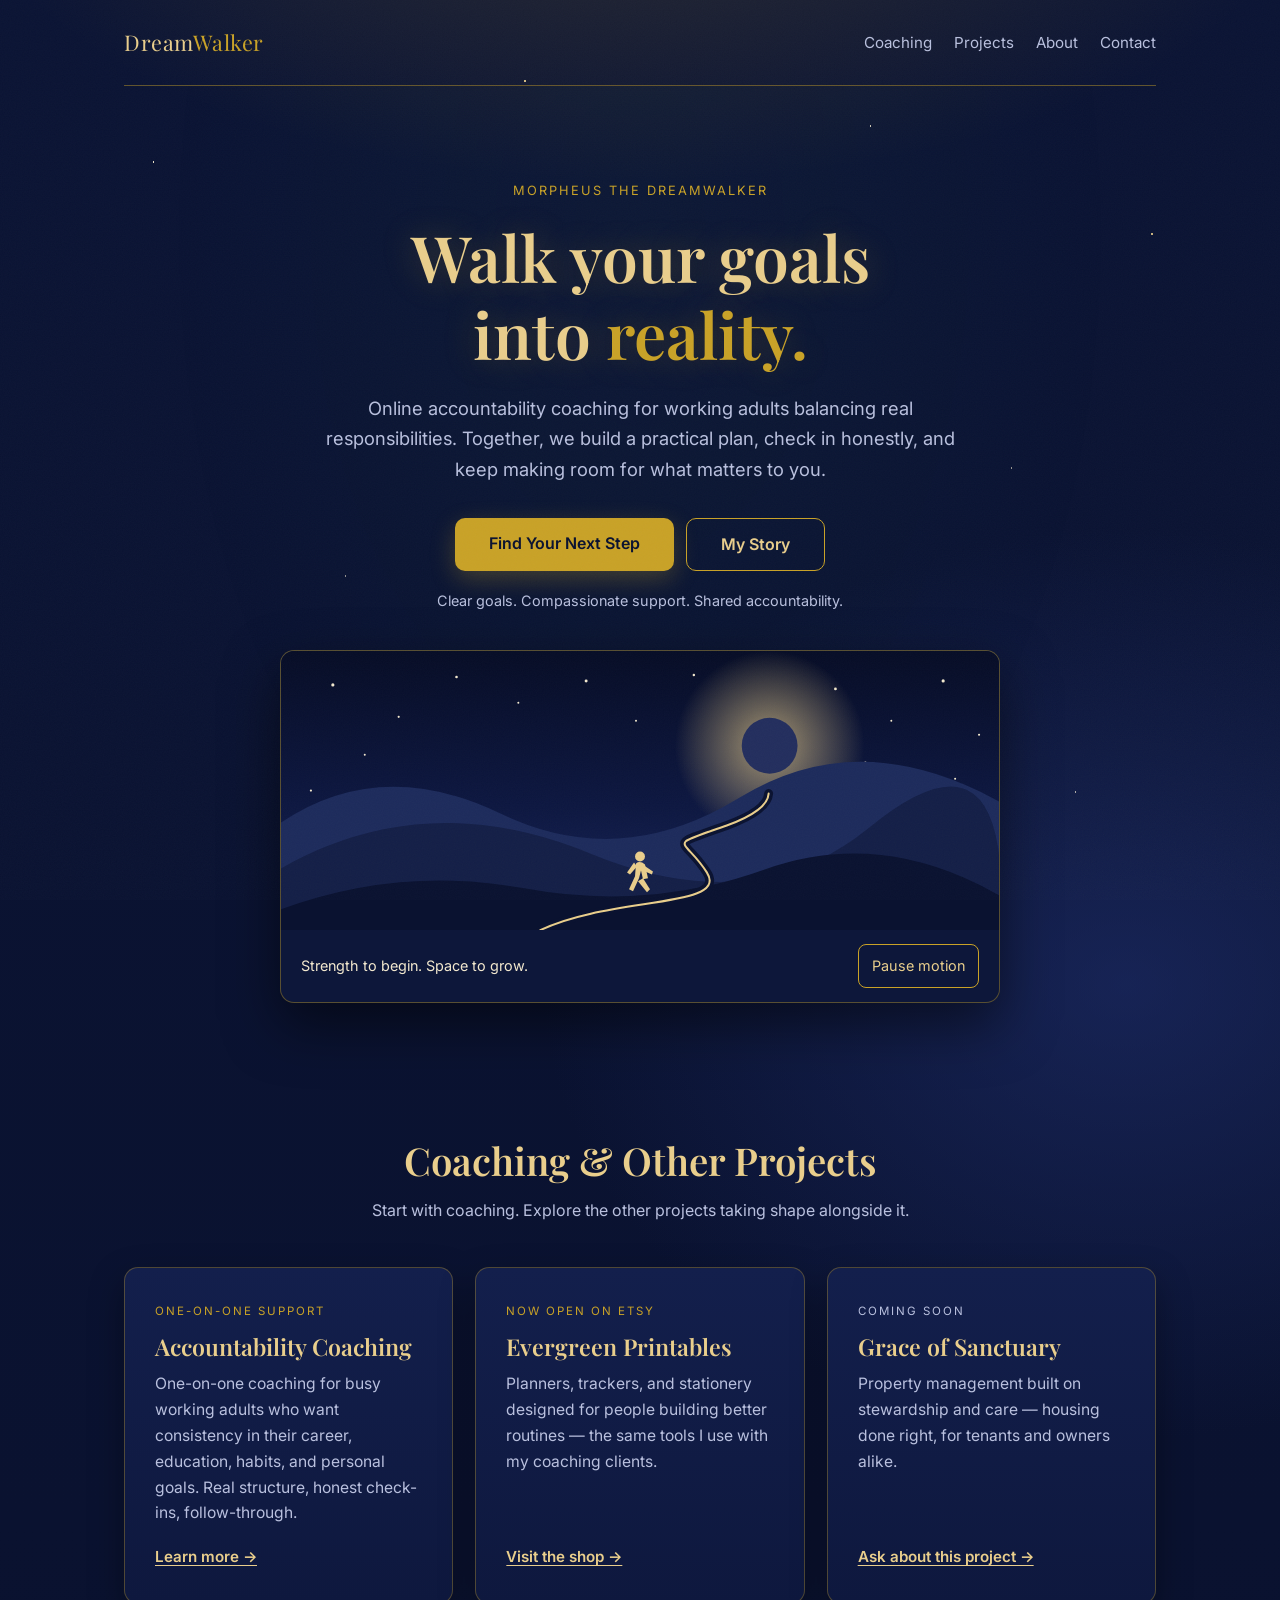
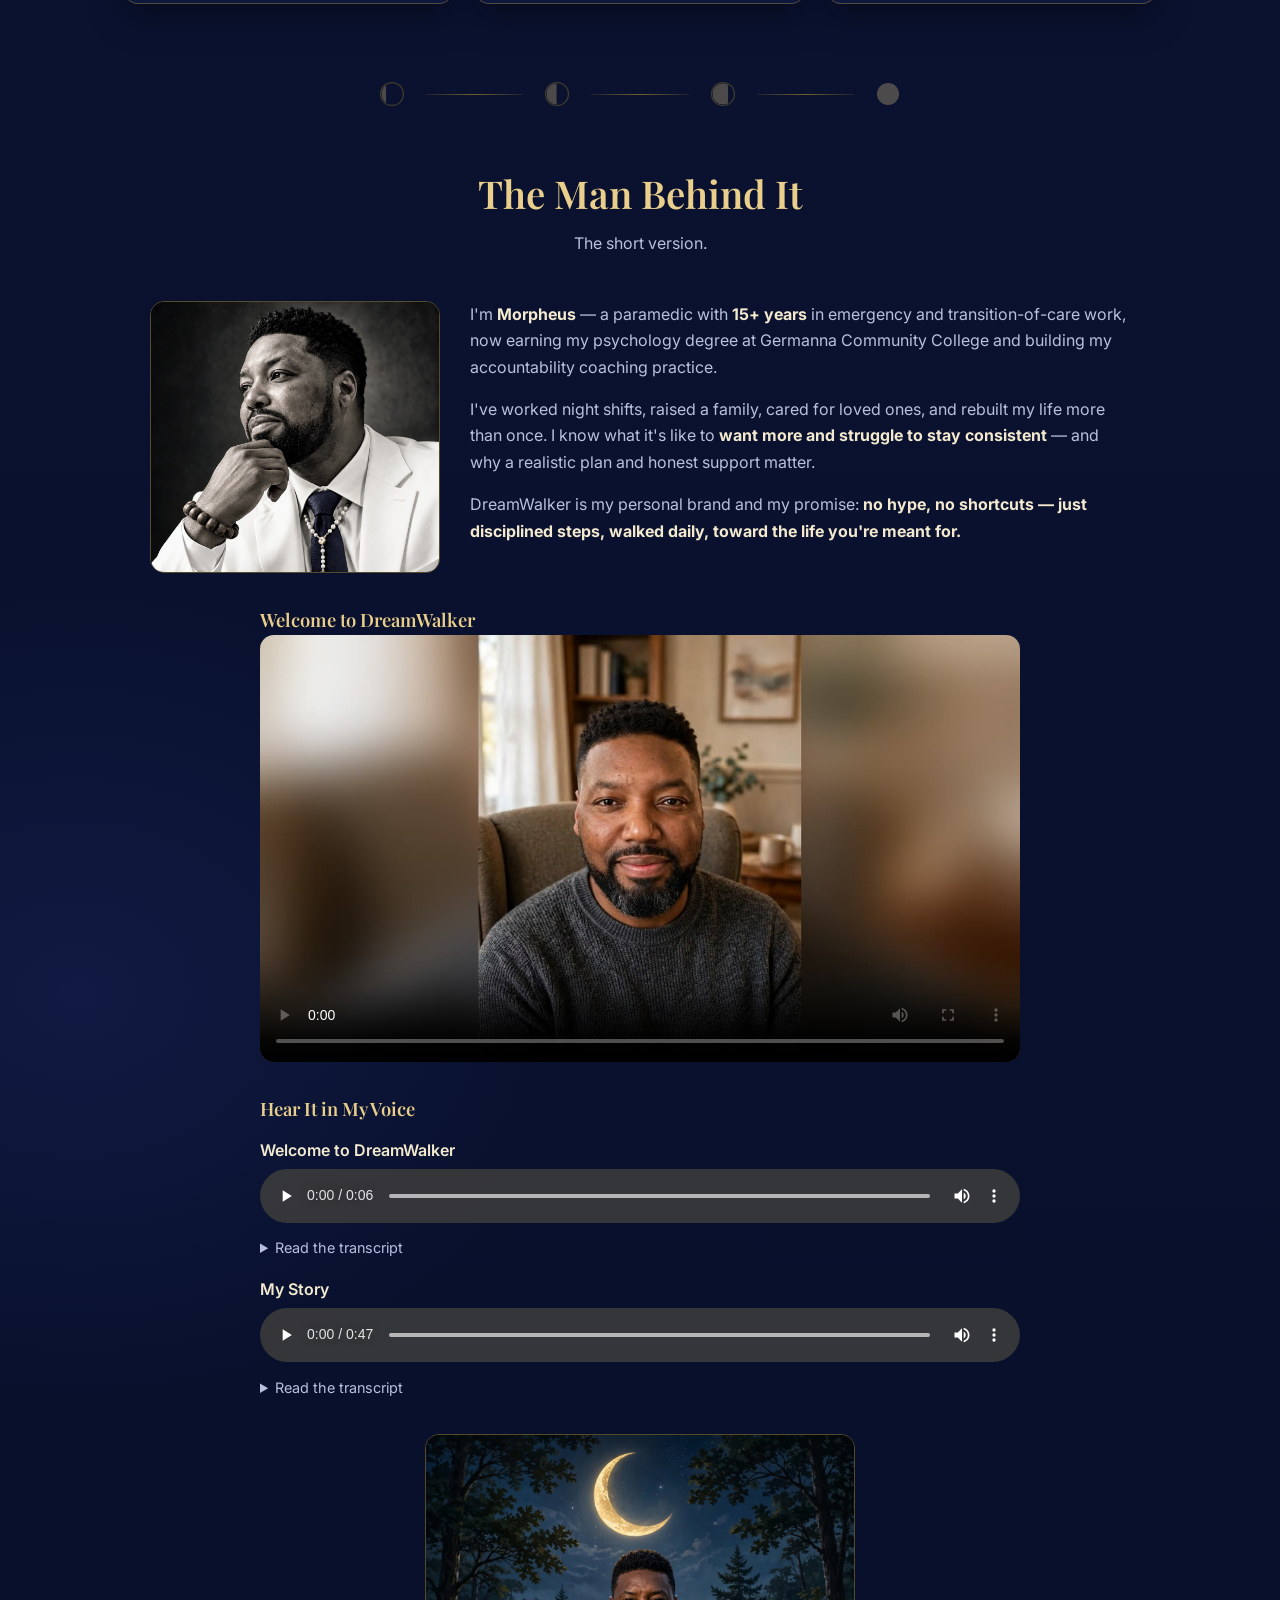
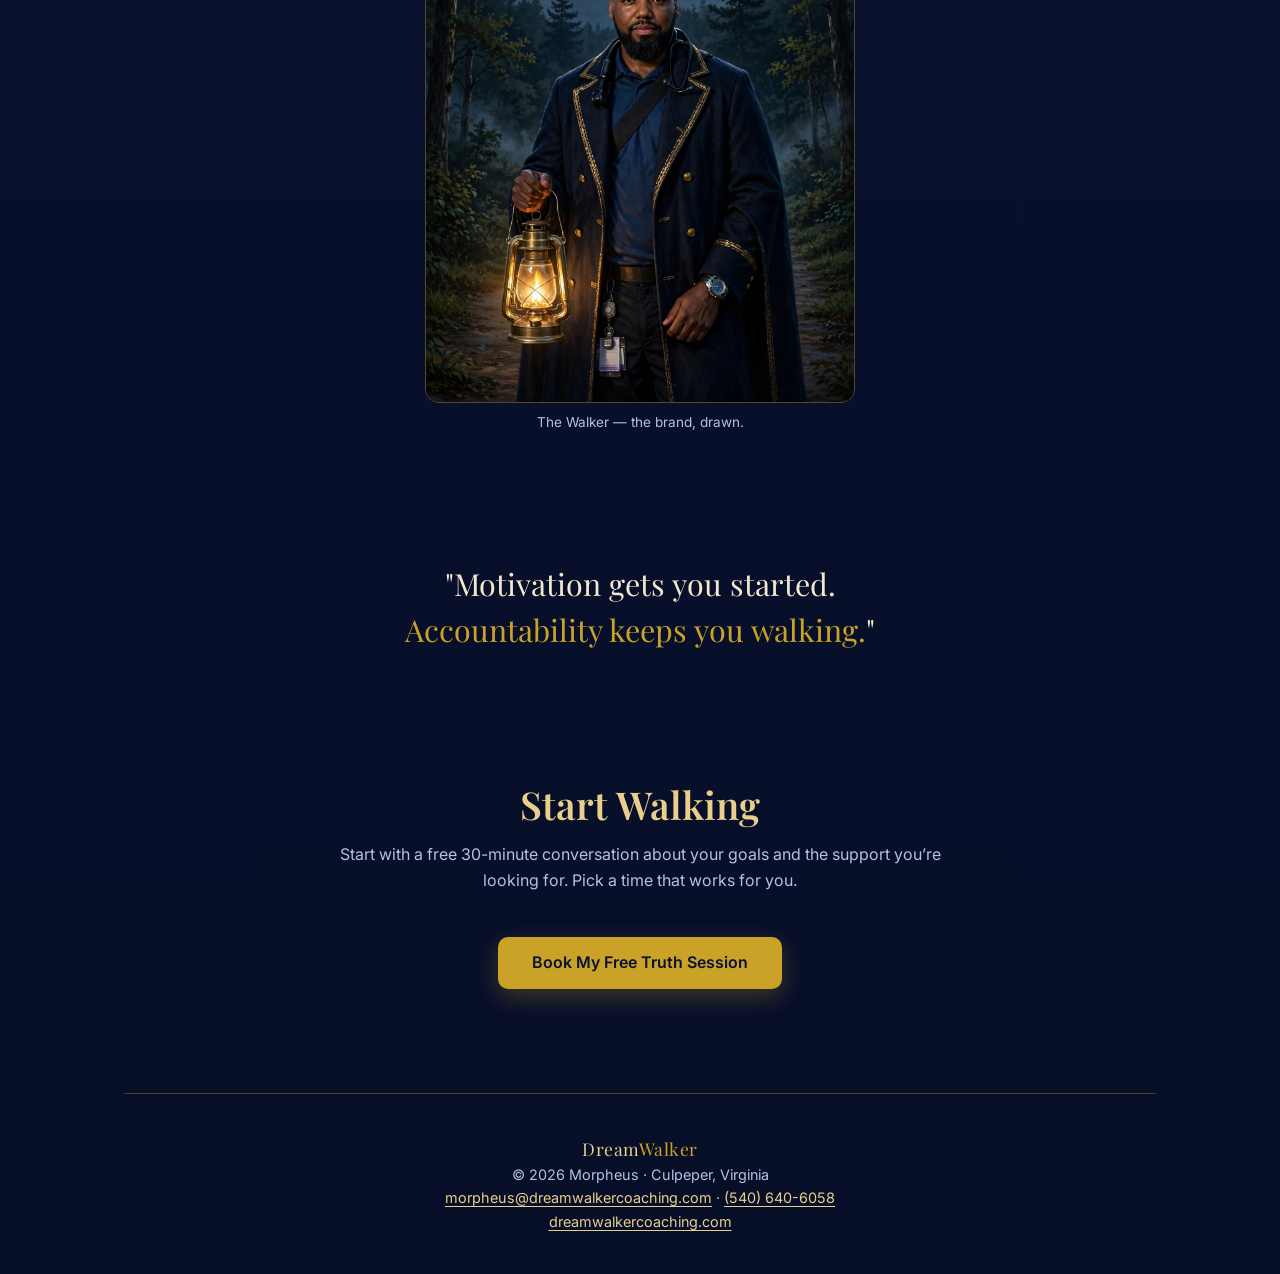
<file: index.html>
<!DOCTYPE html>
<html lang="en">
<head>
  <meta charset="UTF-8">
  <meta name="viewport" content="width=device-width, initial-scale=1.0">
  <title>Morpheus the Dreamwalker — Walk Your Goals Into Reality</title>
  <meta name="description" content="Online accountability coaching with Morpheus Milbourne. Practical goals, honest check-ins, and support for your next step.">
  <meta name="theme-color" content="#0A1230">
  <link rel="preconnect" href="https://fonts.gstatic.com" crossorigin>
  <link rel="preconnect" href="https://fonts.googleapis.com">
  <link href="https://fonts.googleapis.com/css2?family=Playfair+Display:wght@500;600;700&family=Inter:wght@400;500;600;700&display=swap" rel="stylesheet">
  <link rel="icon" type="image/png" sizes="32x32" href="favicon-32.png">
  <link rel="apple-touch-icon" href="apple-touch-icon.png">
  <meta property="og:title" content="Morpheus the Dreamwalker — Walk Your Goals Into Reality">
  <meta property="og:description" content="Online accountability coaching with Morpheus Milbourne. Practical goals, honest check-ins, and support for your next step.">
  <meta property="og:type" content="website">
  <meta property="og:image" content="https://dreamwalkercoaching.com/og-image.jpg">
  <meta name="twitter:card" content="summary_large_image">
  <link rel="stylesheet" href="styles.css">
</head>
<body>
  <a class="skip-link" href="#main">Skip to content</a>
  <div class="wrap">
    <nav aria-label="Main navigation">
      <a class="brand" href="index.html">Dream<span>Walker</span></a>
      <div class="nav-links">
        <a href="coaching.html">Coaching</a>
        <a href="#ventures">Projects</a>
        <a href="#about">About</a>
        <a href="#contact">Contact</a>
      </div>
    </nav>

    <main id="main">
    <header class="hero">
      <span class="eyebrow">Morpheus the Dreamwalker</span>
      <h1>Walk your goals<br>into <em>reality.</em></h1>
      <p class="lead">Online accountability coaching for working adults balancing real responsibilities. Together, we build a practical plan, check in honestly, and keep making room for what matters to you.</p>
      <div class="cta-row">
        <a class="btn" href="coaching.html">Find Your Next Step</a>
        <a class="btn ghost" href="#about">My Story</a>
      </div>
      <p class="hero-note">Clear goals. Compassionate support. Shared accountability.</p>

      <figure class="journey-scene" data-motion="still" aria-label="An illustrated path through night hills toward a rising moon">
        <svg class="journey-art" viewBox="0 0 720 280" aria-hidden="true" focusable="false">
          <defs>
            <linearGradient id="journey-sky" x2="0" y2="1"><stop stop-color="#070D26"/><stop offset=".55" stop-color="#0D1740"/><stop offset="1" stop-color="#18265C"/></linearGradient>
            <radialGradient id="journey-light"><stop stop-color="#E9CE8C" stop-opacity=".7"/><stop offset="1" stop-color="#E9CE8C" stop-opacity="0"/></radialGradient>
            <linearGradient id="dream-moonfill" gradientUnits="userSpaceOnUse" x1="0" y1="280" x2="0" y2="0">
              <stop id="dream-moonfill-stop" offset="0" stop-color="#E9CE8C"/>
              <stop offset="0" stop-color="#232E5E"/>
            </linearGradient>
          </defs>
          <rect width="720" height="280" fill="url(#journey-sky)"/>
          <g fill="#F3E9CF">
            <circle cx="52" cy="34" r="1.6"/><circle cx="118" cy="66" r="1.1"/><circle cx="176" cy="26" r="1.3"/>
            <circle cx="238" cy="52" r="1"/><circle cx="306" cy="30" r="1.5"/><circle cx="356" cy="70" r="1"/>
            <circle cx="414" cy="24" r="1.2"/><circle cx="556" cy="38" r="1.4"/><circle cx="612" cy="70" r="1"/>
            <circle cx="664" cy="30" r="1.6"/><circle cx="700" cy="84" r="1.1"/><circle cx="84" cy="104" r="1"/>
            <circle cx="586" cy="112" r="1.2"/><circle cx="30" cy="140" r="1.1"/><circle cx="676" cy="128" r="1"/>
          </g>
          <circle class="journey-glow" cx="490" cy="95" r="95" fill="url(#journey-light)"/>
          <circle class="journey-sun dream-moon" cx="490" cy="95" r="28" fill="url(#dream-moonfill)"/>
          <path d="M0 172 Q100 105 220 163 T460 147 T720 151 V280 H0Z" fill="#1D2B5C"/>
          <path d="M0 218 Q145 135 310 203 T590 177 T720 204 V280 H0Z" fill="#141F47"/>
          <path d="M0 259 Q120 215 244 238 T485 219 T720 245 V280 H0Z" fill="#0A1230"/>
          <path class="journey-trail" d="M260 280 C330 246 450 258 427 222 S384 197 447 175 Q488 160 489 143" fill="none" stroke="#0A1230" stroke-width="9" stroke-linecap="round"/>
          <path class="journey-progress" d="M260 280 C330 246 450 258 427 222 S384 197 447 175 Q488 160 489 143" fill="none" stroke="#E9CE8C" stroke-width="2" stroke-linecap="round" pathLength="100"/>
          <g fill="#E9CE8C" transform="translate(360 228)"><circle cy="-22" r="5"/><path d="M-4-15 Q0-18 5-14 L8 0 3 1 1-8-1 0-7 13-11 11-5-2Z"/><path d="M3 0 10 11 7 14-2 3Z"/><path d="M-3-12-10-4-13-6-6-16Z"/><path d="M4-13 13-7 12-4 3-8Z"/></g>
        </svg>
        <figcaption class="journey-caption"><span>Strength to begin. Space to grow.</span><button type="button" class="motion-toggle" hidden aria-label="Pause landscape animation">Pause motion</button></figcaption>
      </figure>
    </header>

    <section id="ventures" class="reveal">
      <h2>Coaching &amp; Other Projects</h2>
      <p class="sub">Start with coaching. Explore the other projects taking shape alongside it.</p>
      <div class="cards">
        <div class="card">
          <span class="tag">One-on-one support</span>
          <h3>Accountability Coaching</h3>
          <p>One-on-one coaching for busy working adults who want consistency in their career, education, habits, and personal goals. Real structure, honest check-ins, follow-through.</p>
          <a class="more" href="coaching.html">Learn more →</a>
        </div>
        <div class="card">
          <span class="tag">Now open on Etsy</span>
          <h3>Evergreen Printables</h3>
          <p>Planners, trackers, and stationery designed for people building better routines — the same tools I use with my coaching clients.</p>
          <a class="more" href="https://www.etsy.com/shop/WalkerofDreams" target="_blank" rel="noopener">Visit the shop →</a>
        </div>
        <div class="card">
          <span class="tag soon">Coming Soon</span>
          <h3>Grace of Sanctuary</h3>
          <p>Property management built on stewardship and care — housing done right, for tenants and owners alike.</p>
          <a class="more" href="#contact">Ask about this project →</a>
        </div>
      </div>
    </section>
    <div class="moon-journey" aria-hidden="true">
      <span class="moon-phase"><svg viewBox="0 0 40 40"><circle cx="20" cy="20" r="13" fill="none" stroke="#C9A227" stroke-width="1.4"/><circle cx="20" cy="20" r="12" fill="#E9CE8C" clip-path="inset(0 78% 0 0)"/></svg></span>
      <span class="moon-line"></span>
      <span class="moon-phase"><svg viewBox="0 0 40 40"><circle cx="20" cy="20" r="13" fill="none" stroke="#C9A227" stroke-width="1.4"/><circle cx="20" cy="20" r="12" fill="#E9CE8C" clip-path="inset(0 52% 0 0)"/></svg></span>
      <span class="moon-line"></span>
      <span class="moon-phase"><svg viewBox="0 0 40 40"><circle cx="20" cy="20" r="13" fill="none" stroke="#C9A227" stroke-width="1.4"/><circle cx="20" cy="20" r="12" fill="#E9CE8C" clip-path="inset(0 26% 0 0)"/></svg></span>
      <span class="moon-line"></span>
      <span class="moon-phase"><svg viewBox="0 0 40 40"><circle cx="20" cy="20" r="12.5" fill="#E9CE8C"/></svg></span>
    </div>

    <section id="about" class="reveal">
      <h2>The Man Behind It</h2>
      <p class="sub">The short version.</p>
      <div class="about">
        <figure class="about-photo">
          <img src="assets/photos/morpheus-bw-portrait.jpg" alt="Morpheus in a white suit, black-and-white studio portrait">
        </figure>
        <div>
          <p>I'm <strong>Morpheus</strong> — a paramedic with <strong>15+ years</strong> in emergency and transition-of-care work, now earning my psychology degree at Germanna Community College and building my accountability coaching practice.</p>
          <p>I've worked night shifts, raised a family, cared for loved ones, and rebuilt my life more than once. I know what it's like to <strong>want more and struggle to stay consistent</strong> — and why a realistic plan and honest support matter.</p>
          <p>DreamWalker is my personal brand and my promise: <strong>no hype, no shortcuts — just disciplined steps, walked daily, toward the life you're meant for.</strong></p>
        </div>
      </div>
      <div class="voice">
        <h3>Welcome to DreamWalker</h3>
        <video class="welcome-video" controls playsinline preload="metadata" poster="assets/video/welcome-poster.jpg" src="assets/video/welcome-montage.mp4" aria-label="A visual welcome to DreamWalker Coaching"></video>
      </div>
      <div class="voice">
        <h3>Hear It in My Voice</h3>
        <div class="voice-item">
          <span class="voice-label">Welcome to DreamWalker</span>
          <audio controls preload="metadata" src="assets/audio/welcome.mp3"></audio>
          <details class="transcript">
            <summary>Read the transcript</summary>
            <p>Welcome in. I'm glad you're here. This is DreamWalker. Let's find your first move.</p>
          </details>
        </div>
        <div class="voice-item">
          <span class="voice-label">My Story</span>
          <audio controls preload="metadata" src="assets/audio/mystory.mp3"></audio>
          <details class="transcript">
            <summary>Read the transcript</summary>
            <p>I remember a call, years ago, middle of the night, rain coming down sideways. We pulled up to a house where everything had gone wrong at once, and in the middle of it there was this calm — one person holding everything together for everybody else. I never forgot that. Somebody has to be the steady one. That's what fifteen years in emergency work teaches you. Not just medicine. Composure. How to walk into chaos and slow it down. How to make the next right decision when nobody has the full picture. I carried those lessons out of the field and into everything I do now. The situations are different — a degree, a business, a habit, a life being rebuilt — but the work is the same. Show up. Tell the truth. Take the next step.</p>
          </details>
        </div>
      </div>
      <figure class="about-art">
        <img src="assets/photos/dreamwalker-coach-lantern.webp" alt="Illustrated portrait of Morpheus as the DreamWalker, holding a lantern beneath a crescent moon">
        <figcaption>The Walker — the brand, drawn.</figcaption>
      </figure>
    </section>

    <section>
      <div class="manifesto reveal">
        <blockquote>"Motivation gets you started.<br><em>Accountability keeps you walking.</em>"</blockquote>
      </div>
    </section>

    <section id="contact" class="reveal" style="text-align:center;">
      <h2>Start Walking</h2>
      <p class="sub">Start with a free 30-minute conversation about your goals and the support you’re looking for. Pick a time that works for you.</p>
      <a class="btn" href="https://calendar.google.com/calendar/u/0/appointments/schedules/AcZssZ3EmiLGOkTkRBP8af9Zc0TrugUDVrjXhT3mfJ-e0L5BeGYOQ8NCjXtA42dtqY3kCK8O79M8wCsY" target="_blank" rel="noopener">Book My Free Truth Session</a>
    </section>

    </main>
    <footer>
      <div class="brand">Dream<span>Walker</span></div>
      <p>© 2026 Morpheus · Culpeper, Virginia<br>
      <a href="mailto:morpheus@dreamwalkercoaching.com">morpheus@dreamwalkercoaching.com</a> · <a href="tel:+15406406058">(540) 640-6058</a><br>
      <a href="https://dreamwalkercoaching.com/">dreamwalkercoaching.com</a></p>
    </footer>
  </div>
  <script src="media.js" defer></script>
  <script src="dream.js" defer></script>
  <script src="site.js" defer></script>
</body>
</html>
</file>
<file: styles.css>
/* DreamWalker — cream, forest green, and decorative gold. */
:root {
  --bg: #F7F3EB;
  --surface: #FFFFFF;
  --surface-2: #E6ECE4;
  --primary: #2F6558;
  --primary-hover: #244F45;
  --on-primary: #FFFFFF;
  --gold: #B69049;
  --text: #223B35;
  --muted: #52635B;
  --line: #D7DCD4;
  --input-border: #78867E;
  --error: #A12E2E;
  --radius: 14px;
}

* { margin: 0; padding: 0; box-sizing: border-box; }

body {
  background: var(--bg);
  color: var(--text);
  font-family: "Inter", system-ui, -apple-system, "Segoe UI", sans-serif;
  line-height: 1.65;
  -webkit-font-smoothing: antialiased;
}

h1, h2, h3, .serif {
  font-family: "Playfair Display", Georgia, serif;
  line-height: 1.2;
  font-weight: 600;
}

a { color: var(--primary-hover); text-decoration: none; }
a:hover { text-decoration: underline; }

.wrap { max-width: 1080px; margin: 0 auto; padding: 0 24px; }

/* Nav */
nav {
  display: flex; justify-content: space-between; align-items: center;
  padding: 22px 0; border-bottom: 1px solid var(--line);
}
.brand { font-family: "Playfair Display", Georgia, serif; font-size: 1.35rem; color: var(--text); letter-spacing: 0.5px; }
.brand span { color: var(--primary); }
.nav-links { display: flex; gap: 26px; font-size: 0.95rem; }
.nav-links a { color: var(--muted); }
.nav-links a:hover { color: var(--primary-hover); text-decoration: none; }

/* Hero */
.hero { padding: 90px 0 70px; text-align: center; }
.eyebrow {
  display: inline-block; font-size: 0.8rem; letter-spacing: 3px; text-transform: uppercase;
  color: var(--primary); margin-bottom: 18px;
}
.hero h1 { font-size: clamp(2.4rem, 6vw, 4rem); margin-bottom: 20px; }
.hero h1 em { color: var(--primary-hover); font-style: normal; }
.hero p.lead { font-size: 1.15rem; color: var(--muted); max-width: 640px; margin: 0 auto 34px; }

.btn {
  display: inline-block; padding: 14px 34px; border-radius: 10px;
  background: var(--primary); color: var(--on-primary); font-weight: 600; font-size: 1rem;
  border: none; cursor: pointer; transition: transform 0.15s ease, background 0.15s ease;
}
.btn:hover { background: var(--primary-hover); text-decoration: none; transform: translateY(-2px); }
.btn.ghost { background: transparent; color: var(--primary-hover); border: 1px solid var(--primary); margin-left: 12px; }
.btn.ghost:hover { background: rgba(47,101,88,0.08); }

.cta-row { display: flex; gap: 6px; justify-content: center; flex-wrap: wrap; }

/* Sections */
section { padding: 64px 0; }
section h2 { font-size: clamp(1.7rem, 4vw, 2.4rem); margin-bottom: 14px; text-align: center; }
section .sub { color: var(--muted); text-align: center; max-width: 620px; margin: 0 auto 44px; }

/* Cards */
.cards { display: grid; grid-template-columns: repeat(auto-fit, minmax(280px, 1fr)); gap: 22px; }
.card {
  background: var(--surface); border: 1px solid var(--line); border-radius: var(--radius);
  padding: 34px 30px; transition: transform 0.15s ease, border-color 0.15s ease;
}
.card:hover { transform: translateY(-4px); border-color: var(--primary); }
.card .tag {
  display: inline-block; font-size: 0.72rem; letter-spacing: 2px; text-transform: uppercase;
  color: var(--primary); margin-bottom: 12px;
}
.card .tag.soon { color: var(--muted); }
.card h3 { font-size: 1.45rem; margin-bottom: 10px; }
.card p { color: var(--muted); font-size: 0.98rem; margin-bottom: 18px; }
.card a.more { font-weight: 600; font-size: 0.95rem; }

/* Steps */
.steps { display: grid; grid-template-columns: repeat(auto-fit, minmax(240px, 1fr)); gap: 22px; counter-reset: step; }
.step { background: var(--surface); border: 1px solid var(--line); border-radius: var(--radius); padding: 30px 26px; }
.step .num {
  width: 44px; height: 44px; border-radius: 50%; background: var(--primary); color: var(--on-primary);
  display: flex; align-items: center; justify-content: center; font-weight: 700; font-size: 1.2rem; margin-bottom: 16px;
}
.step h3 { font-size: 1.2rem; margin-bottom: 8px; }
.step p { color: var(--muted); font-size: 0.95rem; }

/* Pricing */
.pricing { display: grid; grid-template-columns: repeat(auto-fit, minmax(280px, 1fr)); gap: 22px; align-items: stretch; }
.price-card {
  background: var(--surface); border: 1px solid var(--line); border-radius: var(--radius);
  padding: 36px 30px; display: flex; flex-direction: column; position: relative;
}
.price-card.featured { border: 2px solid var(--primary); background: var(--surface-2); }
.price-card .flag {
  position: absolute; top: -14px; left: 50%; transform: translateX(-50%);
  background: var(--primary); color: var(--on-primary); font-size: 0.75rem; font-weight: 700;
  letter-spacing: 1.5px; text-transform: uppercase; padding: 5px 16px; border-radius: 999px;
}
.price-card h3 { font-size: 1.3rem; margin-bottom: 6px; }
.price-card .price { font-size: 2.2rem; font-family: "Playfair Display", Georgia, serif; color: var(--primary-hover); margin: 10px 0 4px; }
.price-card .per { color: var(--muted); font-size: 0.9rem; margin-bottom: 18px; }
.price-card ul { list-style: none; margin-bottom: 26px; flex-grow: 1; }
.price-card ul li { padding: 8px 0; border-bottom: 1px solid var(--line); color: var(--muted); font-size: 0.95rem; }
.price-card ul li:last-child { border-bottom: none; }
.price-card ul li::before { content: "✓ "; color: var(--primary); font-weight: 700; }

/* Note / callout */
.callout {
  background: var(--surface-2); border-left: 4px solid var(--gold);
  border-radius: 0 var(--radius) var(--radius) 0; padding: 26px 30px; margin: 40px 0;
}
.callout h3 { font-size: 1.15rem; margin-bottom: 8px; }
.callout p { color: var(--muted); font-size: 0.98rem; }

/* FAQ */
.faq { max-width: 720px; margin: 0 auto; }
.faq details { background: var(--surface); border: 1px solid var(--line); border-radius: 10px; padding: 18px 22px; margin-bottom: 12px; }
.faq summary { cursor: pointer; font-weight: 600; font-size: 1.02rem; }
.faq summary::marker { color: var(--primary); }
.faq details p { color: var(--muted); margin-top: 10px; font-size: 0.96rem; }

/* About */
.about { display: grid; grid-template-columns: 1fr; gap: 30px; max-width: 760px; margin: 0 auto; }
.about p { color: var(--muted); margin-bottom: 16px; }
.about strong { color: var(--text); }

/* Footer */
footer { border-top: 1px solid var(--line); padding: 40px 0; margin-top: 40px; text-align: center; color: var(--muted); font-size: 0.9rem; }
footer .brand { font-size: 1.1rem; }

/* Manifesto */
.manifesto { text-align: center; max-width: 720px; margin: 0 auto; }
.manifesto blockquote { font-family: "Playfair Display", Georgia, serif; font-size: clamp(1.3rem, 3.4vw, 1.9rem); line-height: 1.5; }
.manifesto blockquote em { color: var(--primary-hover); font-style: normal; }

@media (max-width: 640px) {
  .nav-links { gap: 16px; font-size: 0.88rem; }
  .hero { padding: 60px 0 50px; }
  .btn.ghost { margin-left: 0; margin-top: 10px; }
}

/* Story */
.story { display: grid; grid-template-columns: 280px 1fr; gap: 36px; align-items: start; max-width: 920px; margin: 0 auto; }
.story-photo { width: 100%; border-radius: var(--radius); border: 1px solid var(--line); display: block; }
.story-text p { color: var(--muted); margin-bottom: 16px; }
.story-text strong { color: var(--text); }
@media (max-width: 700px) {
  .story { grid-template-columns: 1fr; }
  .story-photo { max-width: 280px; margin: 0 auto; }
}

/* Make Your First Move quiz */
.quiz { max-width: 680px; margin: 0 auto; background: var(--surface); border: 1px solid var(--line); border-radius: var(--radius); padding: 36px 32px; }
.quiz .q { margin-bottom: 26px; text-align: left; }
.quiz label { display: block; font-family: "Playfair Display", Georgia, serif; font-size: 1.15rem; margin-bottom: 10px; }
.qnum { display: inline-flex; align-items: center; justify-content: center; width: 30px; height: 30px; border-radius: 50%; background: var(--primary); color: var(--on-primary); font-family: "Inter", sans-serif; font-size: 0.9rem; font-weight: 700; margin-right: 10px; vertical-align: 2px; }
.quiz textarea, .quiz input[type="text"], .quiz input[type="email"] {
  width: 100%; background: var(--surface-2); border: 1px solid var(--line); border-radius: 10px;
  color: var(--text); font-family: "Inter", sans-serif; font-size: 1rem; padding: 14px 16px;
}
.quiz textarea { resize: vertical; min-height: 84px; }
.quiz textarea:focus, .quiz input:focus { outline: none; border-color: var(--primary); }
.quiz .gate { border-top: 1px solid var(--line); padding-top: 28px; margin-top: 8px; text-align: center; }
.quiz .gate h3 { font-size: 1.25rem; margin-bottom: 18px; }
.quiz .gate .row { display: grid; grid-template-columns: 1fr 1fr; gap: 14px; margin-bottom: 18px; }
.quiz .btn { width: 100%; font-size: 1.05rem; padding: 16px; }
.quiz .fine { color: var(--muted); font-size: 0.85rem; margin-top: 14px; }
.form-msg { text-align: center; margin-top: 18px; font-weight: 600; min-height: 1.5em; }
.form-msg.ok { color: var(--primary-hover); }
.form-msg.err { color: var(--error); }
@media (max-width: 600px) {
  .quiz { padding: 28px 20px; }
  .quiz .gate .row { grid-template-columns: 1fr; }
}

/* Choose Your Path */
.card .tagline { font-family: "Playfair Display", Georgia, serif; font-size: 1.05rem; color: var(--primary-hover); margin-bottom: 10px; }
.card .boundary { font-size: 0.82rem; color: var(--muted); font-style: italic; margin: 14px 0 18px; }
.card .path-btn { margin: 0; }
#path-quiz { margin-top: 40px; }
#path-quiz[hidden] { display: none; }
#pq-questions .q { margin-bottom: 20px; }
#pq-deadline { max-width: 260px; }
.plan-line { text-align: center; font-size: 1.2rem; font-family: "Playfair Display", Georgia, serif; margin: 22px 0 8px; }
#pq-plan .row { display: grid; grid-template-columns: 1fr 1fr; gap: 14px; margin: 16px 0; }
#pq-plan .row input { width: 100%; background: var(--surface-2); border: 1px solid var(--line); border-radius: 10px; color: var(--text); font-family: "Inter", sans-serif; font-size: 1rem; padding: 14px 16px; }
#pq-plan .row input:focus { outline: none; border-color: var(--primary); }
#pq-crisis { text-align: center; margin: 6px 0 16px; }
@media (max-width: 600px) { #pq-plan .row { grid-template-columns: 1fr; } }

/* First-move quiz plan + optional email */
#quiz-plan[hidden] { display: none; }
#quiz-plan .row { display: grid; grid-template-columns: 1fr 1fr; gap: 14px; margin: 16px 0; }
#quiz-plan .row input { width: 100%; background: var(--surface-2); border: 1px solid var(--line); border-radius: 10px; color: var(--text); font-family: "Inter", sans-serif; font-size: 1rem; padding: 14px 16px; }
#quiz-plan .row input:focus { outline: none; border-color: var(--primary); }
@media (max-width: 600px) { #quiz-plan .row { grid-template-columns: 1fr; } }

/* Value ladder additions */
.offer-tag { color: var(--muted); font-size: 0.95rem; margin: 0 0 16px; }
#why-ninety { max-width: 720px; margin: 0 auto; text-align: center; }
#why-ninety p { color: var(--muted); margin-bottom: 16px; }
.rhythm-grid { display: grid; grid-template-columns: repeat(3, 1fr); gap: 20px; margin-top: 32px; }
.rhythm-card { background: var(--surface); border: 1px solid var(--line); border-radius: var(--radius); padding: 28px; }
.rhythm-card h3 { font-family: "Playfair Display", Georgia, serif; color: var(--primary); margin: 0 0 12px; font-size: 1.25rem; }
.rhythm-card p { color: var(--muted); margin: 0; font-size: 0.98rem; }
@media (max-width: 860px) { .rhythm-grid { grid-template-columns: 1fr; } }

/* Accessible polish, responsive navigation, and shared form controls. */
html { scroll-behavior: smooth; scroll-padding-top: 24px; color-scheme: light; }
[hidden] { display: none !important; }
:focus-visible { outline: 3px solid var(--primary-hover); outline-offset: 5px; }
.skip-link { position: absolute; top: 12px; left: 12px; transform: translateY(-180%); background: var(--primary-hover); color: var(--bg); padding: 12px 20px; z-index: 10; border-radius: 8px; }
.skip-link:focus { transform: translateY(0); }
nav { gap: 24px; flex-wrap: wrap; }
.nav-links { flex-wrap: wrap; gap: 8px 22px; }
.nav-links a { display: inline-block; padding: 8px 0; }
.hero { position: relative; background: radial-gradient(ellipse at 50% 15%, rgba(47,101,88,.07), transparent 65%); }
.hero-note, .fine { color: var(--muted); font-size: .9rem; line-height: 1.7; margin-top: 18px; }
.hero .eyebrow { max-width: 100%; letter-spacing: 2px; }
.text-link { display: inline-block; margin-top: 16px; font-weight: 600; }
.card { display: flex; flex-direction: column; min-width: 0; }
.card .more, .card .path-btn { margin-top: auto; align-self: flex-start; }
.btn { text-align: center; line-height: 1.45; font-family: inherit; max-width: 100%; overflow-wrap: anywhere; }
.btn.ghost { margin-left: 0; }
.cta-row { gap: 12px; }
.cards, .pricing { grid-template-columns: repeat(3, minmax(0, 1fr)); }
.steps { grid-template-columns: repeat(auto-fit, minmax(min(220px, 100%), 1fr)); }
.quiz textarea, .quiz input[type="date"] { width: 100%; background: var(--surface-2); border: 1px solid var(--input-border); border-radius: 10px; color: var(--text); font: inherit; padding: 14px 16px; }
.quiz input[type="date"] { max-width: 260px; }
.quiz textarea::placeholder { color: var(--muted); opacity: 1; }
.quiz textarea:focus, .quiz input:focus { outline: 2px solid var(--primary-hover); outline-offset: 2px; }
.quiz .privacy-note { margin: 0 0 26px; }
.quiz .selected-path { color: var(--primary-hover); margin-bottom: 22px; font-weight: 600; }
.plan-actions { display: flex; gap: 12px; margin-top: 22px; flex-wrap: wrap; }
.plan-actions .btn { flex: 1 1 200px; }
.plan-line { overflow-wrap: anywhere; }
#quiz-plan { border-top: 1px solid var(--line); margin-top: 28px; padding-top: 12px; border-radius: 6px; }
.story-photo { height: auto; }
@media (max-width: 900px) {
  .cards, .pricing { grid-template-columns: 1fr; max-width: 680px; margin-inline: auto; }
  .price-card .flag { white-space: nowrap; }
  nav { justify-content: center; }
  .nav-links { justify-content: center; }
}
@media (max-width: 480px) {
  .wrap { padding-inline: 18px; }
  .hero { padding: 54px 0 40px; }
  .hero h1 { font-size: 2.35rem; }
  section { padding-block: 42px; }
  .hero .eyebrow { font-size: .7rem; }
  .card, .price-card { padding: 28px 22px; }
  .btn { padding: 14px 22px; }
  .cta-row .btn { width: 100%; }
  .btn.ghost { margin-top: 0; }
}
@media (prefers-reduced-motion: reduce) {
  html { scroll-behavior: auto; }
  *, *::before, *::after { transition: none !important; animation: none !important; }
  .btn:hover, .card:hover { transform: none; }
}

/* Client welcome and orientation. */
.coach-intro { display: grid; grid-template-columns: 120px 1fr; gap: 28px; align-items: center; max-width: 800px; margin: auto; }
.coach-avatar { display: block; width: 120px; height: 120px; object-fit: cover; border-radius: 50%; border: 2px solid var(--gold); }
.coach-intro h2 { text-align: left; font-size: clamp(1.55rem, 3.5vw, 2rem); }
.coach-intro .eyebrow { margin-bottom: 10px; }
.coach-intro p:not(.eyebrow) { color: var(--muted); margin-bottom: 12px; }
.comfort-grid { display: grid; grid-template-columns: repeat(3, minmax(0, 1fr)); gap: 26px; margin-top: 38px; border-top: 1px solid var(--line); padding-top: 30px; }
.comfort-grid h3 { font-size: 1.2rem; margin-bottom: 10px; }
.comfort-grid p { color: var(--muted); font-size: .95rem; }
.intro-list { max-width: 680px; margin: 0 auto; padding-left: 24px; color: var(--muted); }
.intro-list li { padding: 0 0 18px 8px; }
.intro-list strong, .sample-plan strong { color: var(--text); }
.centered { text-align: center; }
.sample-plan { max-width: 680px; margin: auto; background: var(--surface); border: 1px solid var(--line); border-left: 3px solid var(--gold); border-radius: var(--radius); padding: 28px; }
.sample-plan p { margin-bottom: 14px; color: var(--muted); }
.sample-plan p:last-child { margin-bottom: 0; }
@media (max-width: 640px) {
 .coach-intro { grid-template-columns: 1fr; }
 .coach-avatar { width: 96px; height: 96px; }
 .comfort-grid { grid-template-columns: 1fr; }
}

/* Light-theme detail and readable links. */
main p a, footer p a, .text-link, .more, .coach-intro > div > a {
  text-decoration: underline; text-underline-offset: 3px;
}
main p a.btn { text-decoration: none; }
.btn.ghost:hover { color: var(--primary-hover); }
.price-card.featured { border-color: var(--primary); }
.price-card .flag { background: var(--primary); color: var(--on-primary); }
.quiz textarea, .quiz input[type="date"] { background: var(--surface); }
.quiz textarea:hover, .quiz input[type="date"]:hover { border-color: var(--primary); }
.hero h1 { max-width: 900px; margin-inline: auto; }

/* Quiet paper texture: local CSS only, no texture image or network request. */
body {
  background-image:
    radial-gradient(ellipse at 25% 20%, rgba(182,144,73,.025), transparent 65%),
    repeating-linear-gradient(0deg, transparent 0 3px, rgba(34,59,53,.018) 3px 4px);
}
.journey-scene { max-width: 720px; margin: 36px auto 0; text-align: left; border-radius: var(--radius); overflow: hidden; background: var(--surface-2); }
.journey-art { width: 100%; height: auto; display: block; }
.journey-caption { display: flex; justify-content: space-between; gap: 12px; align-items: center; flex-wrap: wrap; padding: 14px 20px; color: var(--text); font-size: .9rem; }
.motion-toggle { background: transparent; color: var(--primary-hover); border: 1px solid var(--primary); border-radius: 8px; font: inherit; padding: 9px 13px; min-height: 44px; cursor: pointer; }
.journey-sun { transform-box: fill-box; transform-origin: center; animation: morning-light 12s ease-in-out infinite; animation-play-state: paused; }
.journey-glow { animation: gentle-light 12s ease-in-out infinite; animation-play-state: paused; }
.journey-progress { stroke-dasharray: 100; stroke-dashoffset: 0; animation: steady-path 12s ease-in-out infinite; animation-play-state: paused; }
.journey-scene[data-motion="running"] .journey-sun,
.journey-scene[data-motion="running"] .journey-glow,
.journey-scene[data-motion="running"] .journey-progress { animation-play-state: running; }
@keyframes morning-light { 0%,100% { transform: translateY(0); } 50% { transform: translateY(-5px); } }
@keyframes gentle-light { 0%,100% { opacity: .65; } 50% { opacity: 1; } }
@keyframes steady-path { 0%,100% { stroke-dashoffset: 0; } 50% { stroke-dashoffset: 20; } }
.welcome-video { display: block; width: 100%; max-width: 760px; max-height: 480px; margin: auto; background: var(--text); border-radius: var(--radius); object-fit: contain; }
.video-transcript { max-width: 760px; margin: 18px auto 0; color: var(--text); }
.video-transcript summary { cursor: pointer; text-decoration: underline; text-underline-offset: 3px; padding: 10px 0; }
.video-transcript p { white-space: pre-line; color: var(--muted); padding-top: 12px; }
@media (max-width: 480px) { .journey-caption { padding: 12px 15px; } }
@media (prefers-reduced-motion: reduce) {
  .journey-scene .journey-sun, .journey-scene .journey-glow, .journey-scene .journey-progress { animation: none !important; }
}

/* ---- Dreamlike grain + glow (CSS/SVG only, near-zero performance cost) ---- */
body::after {
  content: "";
  position: fixed;
  inset: 0;
  z-index: 200;
  pointer-events: none;
  opacity: 0.045;
  background-image: url("data:image/svg+xml,%3Csvg xmlns='http://www.w3.org/2000/svg' width='140' height='140'%3E%3Cfilter id='n'%3E%3CfeTurbulence type='fractalNoise' baseFrequency='0.85' numOctaves='2'/%3E%3C/filter%3E%3Crect width='140' height='140' filter='url(%23n)' opacity='0.55'/%3E%3C/svg%3E");
}

/* ---- Quiz progress bar ---- */
.quiz-progress {
  height: 6px;
  background: var(--line);
  border-radius: 99px;
  overflow: hidden;
  margin: 14px 0 6px;
}
.quiz-progress span {
  display: block;
  height: 100%;
  width: 0;
  background: var(--gold);
  border-radius: 99px;
  transition: width 0.35s ease;
}

/* ---- Quiz optional-email follow-up ---- */
#quiz-followup[hidden] { display: none; }
#quiz-followup { margin-top: 22px; padding-top: 18px; border-top: 1px dashed var(--line); }
.followup-row { display: grid; grid-template-columns: 1fr 1fr; gap: 12px; margin: 14px 0; }
@media (max-width: 600px) { .followup-row { grid-template-columns: 1fr; } }

/* ---- Grounding ritual callout ---- */
.ritual {
  margin-top: 14px;
  padding: 12px 16px;
  border-left: 3px solid var(--gold);
  background: rgba(182, 144, 73, 0.08);
  border-radius: 0 10px 10px 0;
  font-size: 0.95rem;
}
.ritual strong { display: block; margin-bottom: 4px; }

/* About media + voice (Oct 2026 update) */
.about-photo { margin: 0; }
.about-photo img { width: 100%; display: block; border-radius: 14px; border: 1px solid var(--line); }
@media (min-width: 900px) {
  .about { grid-template-columns: 290px 1fr; max-width: 980px; align-items: start; }
}
.voice { max-width: 760px; margin: 36px auto 0; text-align: left; }
.voice h3 { font-size: 1.15rem; margin-bottom: 4px; }
.voice-item { margin: 16px 0; }
.voice-label { display: block; font-weight: 600; color: var(--text); margin-bottom: 6px; }
.voice audio { width: 100%; }
.transcript { margin-top: 6px; }
.transcript summary { cursor: pointer; color: var(--muted); font-size: 0.9rem; }
.transcript p { color: var(--muted); margin-top: 8px; }
.voice-note { color: var(--muted); font-size: 0.85rem; margin-top: 10px; }
.about-art { max-width: 430px; margin: 34px auto 0; }
.about-art img { width: 100%; display: block; border-radius: 14px; border: 1px solid var(--line); }
.about-art figcaption { text-align: center; color: var(--muted); font-size: 0.85rem; margin-top: 8px; }

/* ============================================================
   THE DREAM PASS — midnight & gold (Nov 9, 2026)
   Morpheus's direction: midnight-blue ground, gold trim and gold
   lettering, a dreamlike arrival. Structure, copy, and the funnel
   are untouched; this layer re-skins the world the words live in.
   ============================================================ */
:root {
  --bg: #0A1230;
  --bg-deep: #060B21;
  --surface: #111C44;
  --surface-2: #0D173A;
  --primary: #C9A227;
  --primary-hover: #E9CE8C;
  --on-primary: #0A1230;
  --gold: #C9A227;
  --gold-soft: #E9CE8C;
  --text: #F3E9CF;
  --muted: #B9C0DE;
  --line: #2A3866;
  --input-border: #46548C;
  --error: #FF9D94;
  color-scheme: dark;
}
html { color-scheme: dark; }

/* The night itself: layered midnight atmosphere (pure CSS, no images). */
body {
  background-color: var(--bg-deep);
  background-image:
    radial-gradient(1100px 520px at 50% -140px, rgba(201,162,39,.17), transparent 62%),
    radial-gradient(900px 700px at 88% 22%, rgba(35,52,120,.5), transparent 65%),
    radial-gradient(760px 620px at 6% 58%, rgba(24,38,92,.45), transparent 65%),
    linear-gradient(180deg, #0B1434 0%, #0A1230 34%, #070E28 100%);
  color: var(--text);
}

/* Starfield: two fixed star layers; the far layer breathes slowly. */
body::before {
  content: "";
  position: fixed;
  inset: 0;
  z-index: 0;
  pointer-events: none;
  background-image:
    radial-gradient(1.6px 1.6px at 12% 18%, rgba(243,233,207,.95) 50%, transparent 51%),
    radial-gradient(1.2px 1.2px at 27% 64%, rgba(243,233,207,.6) 50%, transparent 51%),
    radial-gradient(1.8px 1.8px at 41% 9%, rgba(233,206,140,.9) 50%, transparent 51%),
    radial-gradient(1.1px 1.1px at 56% 38%, rgba(243,233,207,.55) 50%, transparent 51%),
    radial-gradient(1.5px 1.5px at 68% 14%, rgba(243,233,207,.85) 50%, transparent 51%),
    radial-gradient(1.2px 1.2px at 79% 52%, rgba(243,233,207,.6) 50%, transparent 51%),
    radial-gradient(1.7px 1.7px at 90% 26%, rgba(233,206,140,.85) 50%, transparent 51%),
    radial-gradient(1.1px 1.1px at 5% 78%, rgba(243,233,207,.5) 50%, transparent 51%),
    radial-gradient(1.4px 1.4px at 33% 86%, rgba(243,233,207,.65) 50%, transparent 51%),
    radial-gradient(1.2px 1.2px at 61% 78%, rgba(243,233,207,.55) 50%, transparent 51%),
    radial-gradient(1.6px 1.6px at 84% 88%, rgba(243,233,207,.7) 50%, transparent 51%),
    radial-gradient(1.1px 1.1px at 95% 68%, rgba(243,233,207,.5) 50%, transparent 51%);
  animation: dream-twinkle 9s ease-in-out infinite alternate;
}
@keyframes dream-twinkle { from { opacity: .55; } to { opacity: 1; } }
.wrap { position: relative; z-index: 1; }

/* Gold lettering: headings, brand, prices, section titles. */
h1, h2, h3, .serif { color: var(--gold-soft); }
.brand { color: var(--gold-soft); }
.brand span { color: var(--gold); }
.hero h1 { text-shadow: 0 0 34px rgba(201,162,39,.28); }
.hero h1 em, .manifesto blockquote em { color: var(--gold); }
.eyebrow { color: var(--gold); }
section .sub, .hero p.lead { color: var(--muted); }

/* Gold trim: hairlines, card edges, dividers. */
nav { border-bottom: 1px solid rgba(201,162,39,.45); }
footer { border-top: 1px solid rgba(201,162,39,.35); }
.card { background: linear-gradient(180deg, #131F4C, #0E183E); border: 1px solid rgba(201,162,39,.35); box-shadow: 0 14px 34px rgba(0,0,0,.35); }
.card:hover { border-color: var(--gold); box-shadow: 0 18px 44px rgba(0,0,0,.45), 0 0 0 1px rgba(201,162,39,.25); }
.card .tag { color: var(--gold); }
.card .tag.soon { color: var(--muted); }
.card .tagline { color: var(--gold-soft); }
.step { background: linear-gradient(180deg, #131F4C, #0E183E); border: 1px solid rgba(201,162,39,.3); }
.step .num { background: var(--gold); color: var(--on-primary); box-shadow: 0 0 18px rgba(201,162,39,.4); }
.price-card { background: linear-gradient(180deg, #131F4C, #0E183E); border: 1px solid rgba(201,162,39,.35); }
.price-card.featured { border: 2px solid var(--gold); background: linear-gradient(180deg, #18265C, #101B45); box-shadow: 0 0 34px rgba(201,162,39,.18); }
.price-card .flag { background: var(--gold); color: var(--on-primary); }
.price-card .price { color: var(--gold-soft); }
.price-card ul li { border-bottom: 1px solid rgba(201,162,39,.18); }
.price-card ul li::before { color: var(--gold); }
.callout { background: var(--surface-2); border-left: 4px solid var(--gold); }
.faq details { background: var(--surface); border: 1px solid rgba(201,162,39,.3); }
.faq summary::marker { color: var(--gold); }
.quiz { background: linear-gradient(180deg, #111C44, #0C1636); border: 1px solid rgba(201,162,39,.4); box-shadow: 0 18px 44px rgba(0,0,0,.4); }
.qnum { background: var(--gold); color: var(--on-primary); }
.quiz textarea, .quiz input[type="text"], .quiz input[type="email"], .quiz input[type="date"],
#pq-plan .row input, #quiz-plan .row input {
  background: #0A1332; border: 1px solid var(--input-border); color: var(--text);
}
.quiz textarea:focus, .quiz input:focus { border-color: var(--gold); outline-color: var(--gold); }
.quiz-progress { background: #232E5E; }
.rhythm-card { background: linear-gradient(180deg, #131F4C, #0E183E); border: 1px solid rgba(201,162,39,.3); }
.rhythm-card h3 { color: var(--gold-soft); }
.sample-plan { background: var(--surface); border: 1px solid rgba(201,162,39,.3); border-left: 3px solid var(--gold); }
.comfort-grid { border-top: 1px solid rgba(201,162,39,.3); }
.ritual { background: rgba(201,162,39,.1); border-left: 3px solid var(--gold); }
.coach-avatar { border: 2px solid var(--gold); box-shadow: 0 0 26px rgba(201,162,39,.25); }
.about-photo img, .about-art img { border: 1px solid rgba(201,162,39,.4); }

/* Buttons: gold by day, brighter gold on hover; ghost = gold outline. */
.btn { background: var(--gold); color: var(--on-primary); box-shadow: 0 8px 24px rgba(201,162,39,.28); }
.btn:hover { background: var(--gold-soft); box-shadow: 0 10px 30px rgba(201,162,39,.4); }
.btn.ghost { background: transparent; color: var(--gold-soft); border: 1px solid var(--gold); box-shadow: none; }
.btn.ghost:hover { background: rgba(201,162,39,.14); color: var(--gold-soft); }
a { color: var(--gold-soft); }
a:hover { color: #F7ECD2; }
.nav-links a { color: var(--muted); }
.nav-links a:hover { color: var(--gold-soft); }
:focus-visible { outline: 3px solid var(--gold); }
.skip-link { background: var(--gold); color: var(--on-primary); }

/* The arrival: a soft fade as the dream resolves (JS adds .dream-in;
   without JS, or with reduced motion, everything is simply visible). */
.dream-veil {
  position: fixed; inset: 0; z-index: 300; pointer-events: none;
  background: radial-gradient(ellipse at 50% 42%, #101B45 0%, #060B21 78%);
  opacity: 1; transition: opacity 1.5s ease;
}
.dream-veil.lifted { opacity: 0; }
.hero > *:not(.journey-scene) { opacity: 1; }
html.dream-in .hero > *:not(.journey-scene) { animation: dream-rise 1.15s cubic-bezier(.22,.7,.3,1) both; }
html.dream-in .hero > *:nth-child(2) { animation-delay: .12s; }
html.dream-in .hero > *:nth-child(3) { animation-delay: .24s; }
html.dream-in .hero > *:nth-child(4) { animation-delay: .36s; }
html.dream-in .hero > *:nth-child(5) { animation-delay: .48s; }
@keyframes dream-rise { from { opacity: 0; transform: translateY(16px); } to { opacity: 1; transform: translateY(0); } }
html.dream-in .journey-scene { animation: dream-scene-in 1.6s ease .35s both; }
@keyframes dream-scene-in { from { opacity: 0; transform: scale(.985); } to { opacity: 1; transform: scale(1); } }

/* Scroll reveals: content rises like something remembered. */
.reveal { opacity: 1; }
html.dream-js .reveal { opacity: 0; transform: translateY(26px); transition: opacity .9s ease, transform .9s cubic-bezier(.22,.7,.3,1); }
html.dream-js .reveal.revealed { opacity: 1; transform: none; }

/* Moon-phase journey strip: the moon fills as the walk continues. */
.moon-journey { display: flex; align-items: center; justify-content: center; gap: 14px; max-width: 560px; margin: 6px auto -8px; padding: 0 12px; }
.moon-phase { width: 40px; height: 40px; flex: 0 0 auto; opacity: .3; transform: scale(.88); transition: opacity .8s ease, transform .8s ease, filter .8s ease; }
.moon-phase svg { display: block; width: 100%; height: 100%; }
.moon-phase.lit { opacity: 1; transform: scale(1); filter: drop-shadow(0 0 9px rgba(233,206,140,.55)); }
.moon-line { flex: 1 1 40px; height: 1px; background: linear-gradient(90deg, rgba(201,162,39,.12), rgba(201,162,39,.55), rgba(201,162,39,.12)); }

/* The hero scene at night: caption + motion toggle in gold. */
.journey-scene { background: var(--surface-2); border: 1px solid rgba(201,162,39,.4); box-shadow: 0 22px 54px rgba(0,0,0,.5); }
.journey-caption { color: var(--text); }
.motion-toggle { color: var(--gold-soft); border: 1px solid var(--gold); }
.motion-toggle:hover { background: rgba(201,162,39,.12); }
.welcome-video { background: #060B21; }

/* Film grain, brightened slightly for the night. */
body::after { opacity: 0.05; }

@media (prefers-reduced-motion: reduce) {
  body::before { animation: none !important; }
  .dream-veil { display: none; }
  html.dream-js .reveal { opacity: 1; transform: none; transition: none; }
  .moon-phase { transition: none; }
}
</file>
